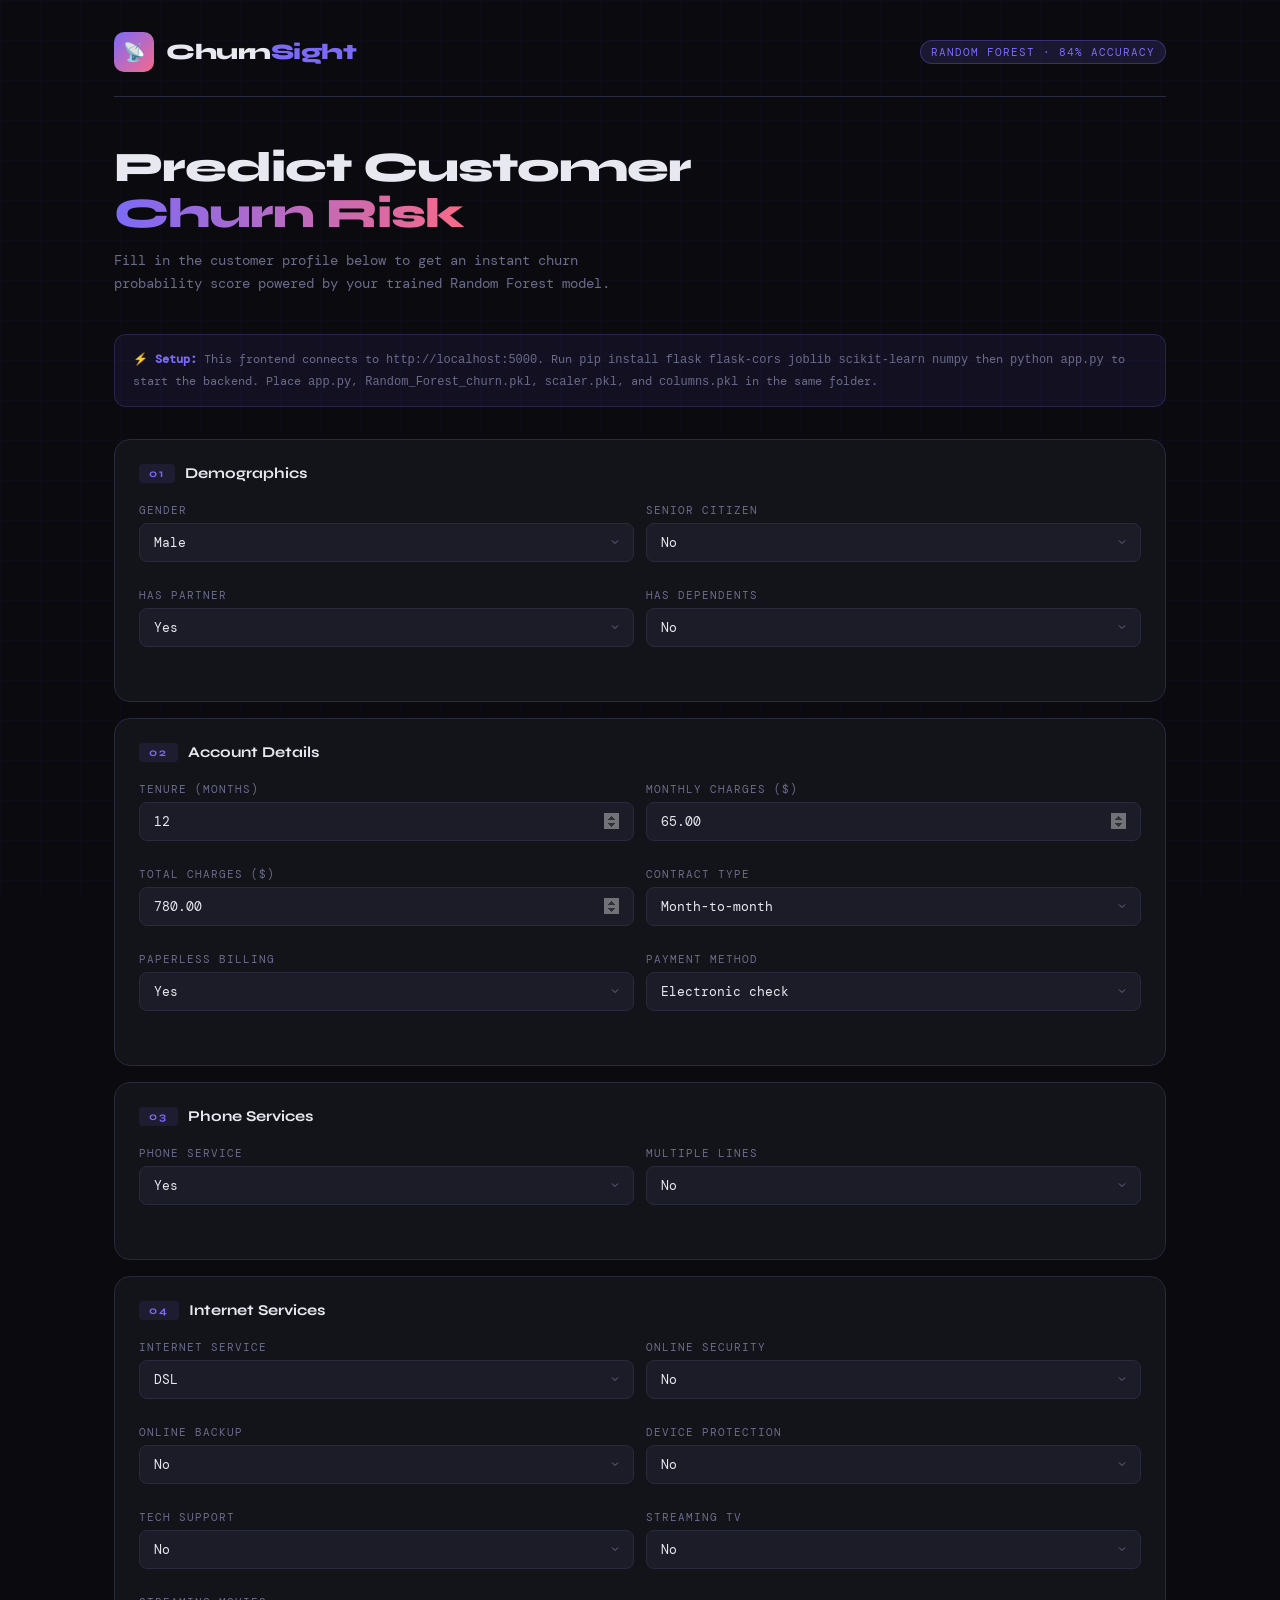
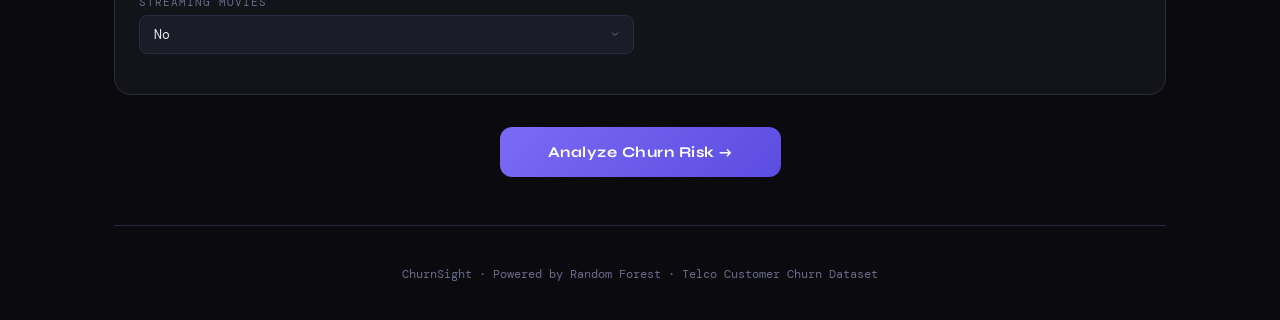
<file: index.html>
<!DOCTYPE html>
<html lang="en">
<head>
<meta charset="UTF-8">
<meta name="viewport" content="width=device-width, initial-scale=1.0">
<title>ChurnSight — Customer Retention Intelligence</title>
<link href="https://fonts.googleapis.com/css2?family=Syne:wght@400;600;700;800&family=DM+Mono:wght@300;400;500&display=swap" rel="stylesheet">
<link rel="stylesheet" href="style.css">
</head>
<body>

<div class="container">
  <header>
    <div class="header-inner">
      <div class="logo">
        <div class="logo-icon">📡</div>
        <div class="logo-text">Churn<span>Sight</span></div>
      </div>
      <div class="badge">Random Forest · 84% Accuracy</div>
    </div>
  </header>

  <div class="page-title">
    <h1>Predict Customer<br><em>Churn Risk</em></h1>
    <p>Fill in the customer profile below to get an instant churn probability score powered by your trained Random Forest model.</p>
  </div>

  <div class="server-note">
    <strong>⚡ Setup:</strong> This frontend connects to <code>http://localhost:5000</code>.
    Run <code>pip install flask flask-cors joblib scikit-learn numpy</code> then <code>python app.py</code> to start the backend.
    Place <code>app.py</code>, <code>Random_Forest_churn.pkl</code>, <code>scaler.pkl</code>, and <code>columns.pkl</code> in the same folder.
  </div>

  <form id="churnForm">

    <!-- Demographics -->
    <div class="form-section">
      <div class="section-header">
        <span class="section-tag">01</span>
        <span class="section-title">Demographics</span>
      </div>
      <div class="form-grid">
        <div class="field">
          <label>Gender</label>
          <select name="gender">
            <option value="Male">Male</option>
            <option value="Female">Female</option>
          </select>
        </div>
        <div class="field">
          <label>Senior Citizen</label>
          <select name="SeniorCitizen">
            <option value="0">No</option>
            <option value="1">Yes</option>
          </select>
        </div>
        <div class="field">
          <label>Has Partner</label>
          <select name="Partner">
            <option value="Yes">Yes</option>
            <option value="No">No</option>
          </select>
        </div>
        <div class="field">
          <label>Has Dependents</label>
          <select name="Dependents">
            <option value="No">No</option>
            <option value="Yes">Yes</option>
          </select>
        </div>
      </div>
    </div>

    <!-- Account Info -->
    <div class="form-section">
      <div class="section-header">
        <span class="section-tag">02</span>
        <span class="section-title">Account Details</span>
      </div>
      <div class="form-grid">
        <div class="field">
          <label>Tenure (months)</label>
          <input type="number" name="tenure" value="12" min="0" max="72" />
        </div>
        <div class="field">
          <label>Monthly Charges ($)</label>
          <input type="number" name="MonthlyCharges" value="65.00" step="0.01" min="0" />
        </div>
        <div class="field">
          <label>Total Charges ($)</label>
          <input type="number" name="TotalCharges" value="780.00" step="0.01" min="0" />
        </div>
        <div class="field">
          <label>Contract Type</label>
          <select name="Contract">
            <option value="Month-to-month">Month-to-month</option>
            <option value="One year">One year</option>
            <option value="Two year">Two year</option>
          </select>
        </div>
        <div class="field">
          <label>Paperless Billing</label>
          <select name="PaperlessBilling">
            <option value="Yes">Yes</option>
            <option value="No">No</option>
          </select>
        </div>
        <div class="field">
          <label>Payment Method</label>
          <select name="PaymentMethod">
            <option value="Electronic check">Electronic check</option>
            <option value="Mailed check">Mailed check</option>
            <option value="Bank transfer (automatic)">Bank transfer (auto)</option>
            <option value="Credit card (automatic)">Credit card (auto)</option>
          </select>
        </div>
      </div>
    </div>

    <!-- Phone Services -->
    <div class="form-section">
      <div class="section-header">
        <span class="section-tag">03</span>
        <span class="section-title">Phone Services</span>
      </div>
      <div class="form-grid">
        <div class="field">
          <label>Phone Service</label>
          <select name="PhoneService">
            <option value="Yes">Yes</option>
            <option value="No">No</option>
          </select>
        </div>
        <div class="field">
          <label>Multiple Lines</label>
          <select name="MultipleLines">
            <option value="No">No</option>
            <option value="Yes">Yes</option>
            <option value="No phone service">No phone service</option>
          </select>
        </div>
      </div>
    </div>

    <!-- Internet Services -->
    <div class="form-section">
      <div class="section-header">
        <span class="section-tag">04</span>
        <span class="section-title">Internet Services</span>
      </div>
      <div class="form-grid">
        <div class="field">
          <label>Internet Service</label>
          <select name="InternetService" id="internetService" onchange="updateInternetDeps()">
            <option value="DSL">DSL</option>
            <option value="Fiber optic">Fiber optic</option>
            <option value="No">No</option>
          </select>
        </div>
        <div class="field">
          <label>Online Security</label>
          <select name="OnlineSecurity" class="internet-dep">
            <option value="No">No</option>
            <option value="Yes">Yes</option>
            <option value="No internet service">No internet service</option>
          </select>
        </div>
        <div class="field">
          <label>Online Backup</label>
          <select name="OnlineBackup" class="internet-dep">
            <option value="No">No</option>
            <option value="Yes">Yes</option>
            <option value="No internet service">No internet service</option>
          </select>
        </div>
        <div class="field">
          <label>Device Protection</label>
          <select name="DeviceProtection" class="internet-dep">
            <option value="No">No</option>
            <option value="Yes">Yes</option>
            <option value="No internet service">No internet service</option>
          </select>
        </div>
        <div class="field">
          <label>Tech Support</label>
          <select name="TechSupport" class="internet-dep">
            <option value="No">No</option>
            <option value="Yes">Yes</option>
            <option value="No internet service">No internet service</option>
          </select>
        </div>
        <div class="field">
          <label>Streaming TV</label>
          <select name="StreamingTV" class="internet-dep">
            <option value="No">No</option>
            <option value="Yes">Yes</option>
            <option value="No internet service">No internet service</option>
          </select>
        </div>
        <div class="field">
          <label>Streaming Movies</label>
          <select name="StreamingMovies" class="internet-dep">
            <option value="No">No</option>
            <option value="Yes">Yes</option>
            <option value="No internet service">No internet service</option>
          </select>
        </div>
      </div>
    </div>

    <div class="submit-wrap">
      <button type="submit" class="btn-predict" id="submitBtn">
        Analyze Churn Risk →
      </button>
    </div>
  </form>

  <!-- Result Panel -->
  <div id="result"></div>

  <footer>
    ChurnSight · Powered by Random Forest · Telco Customer Churn Dataset
  </footer>
</div>

<script src="script.js">
</script>
</body>
</html>
</file>
<file: style.css>
:root {
    --bg: #0a0a0f;
    --surface: #13131a;
    --surface2: #1c1c28;
    --border: #2a2a3d;
    --accent: #7c6af7;
    --accent2: #f76a8a;
    --accent3: #6af7c8;
    --text: #e8e8f0;
    --muted: #6b6b8a;
    --danger: #f76a8a;
    --warning: #f7c36a;
    --success: #6af7a0;
  }

  * { margin: 0; padding: 0; box-sizing: border-box; }

  body {
    background: var(--bg);
    color: var(--text);
    font-family: 'DM Mono', monospace;
    min-height: 100vh;
    overflow-x: hidden;
  }

  /* Animated grid background */
  body::before {
    content: '';
    position: fixed;
    inset: 0;
    background-image:
      linear-gradient(rgba(124,106,247,0.03) 1px, transparent 1px),
      linear-gradient(90deg, rgba(124,106,247,0.03) 1px, transparent 1px);
    background-size: 40px 40px;
    pointer-events: none;
    z-index: 0;
  }

  .container {
    max-width: 1100px;
    margin: 0 auto;
    padding: 0 24px;
    position: relative;
    z-index: 1;
  }

  /* Header */
  header {
    padding: 32px 0 24px;
    border-bottom: 1px solid var(--border);
    margin-bottom: 48px;
  }

  .header-inner {
    display: flex;
    align-items: center;
    justify-content: space-between;
  }

  .logo {
    display: flex;
    align-items: center;
    gap: 12px;
  }

  .logo-icon {
    width: 40px;
    height: 40px;
    background: linear-gradient(135deg, var(--accent), var(--accent2));
    border-radius: 10px;
    display: flex;
    align-items: center;
    justify-content: center;
    font-size: 18px;
  }

  .logo-text {
    font-family: 'Syne', sans-serif;
    font-weight: 800;
    font-size: 22px;
    letter-spacing: -0.5px;
  }

  .logo-text span {
    color: var(--accent);
  }

  .badge {
    background: rgba(124,106,247,0.15);
    border: 1px solid rgba(124,106,247,0.3);
    color: var(--accent);
    font-size: 11px;
    padding: 4px 10px;
    border-radius: 20px;
    letter-spacing: 1px;
    text-transform: uppercase;
  }

  /* Page title */
  .page-title {
    margin-bottom: 40px;
  }

  .page-title h1 {
    font-family: 'Syne', sans-serif;
    font-weight: 800;
    font-size: clamp(28px, 4vw, 42px);
    line-height: 1.1;
    letter-spacing: -1px;
    margin-bottom: 12px;
  }

  .page-title h1 em {
    font-style: normal;
    background: linear-gradient(90deg, var(--accent), var(--accent2));
    -webkit-background-clip: text;
    -webkit-text-fill-color: transparent;
    background-clip: text;
  }

  .page-title p {
    color: var(--muted);
    font-size: 14px;
    max-width: 500px;
    line-height: 1.6;
  }

  /* Form layout */
  .form-grid {
    display: grid;
    grid-template-columns: 1fr 1fr;
    gap: 12px;
    margin-bottom: 16px;
  }

  @media (max-width: 680px) {
    .form-grid { grid-template-columns: 1fr; }
  }

  .form-section {
    background: var(--surface);
    border: 1px solid var(--border);
    border-radius: 16px;
    padding: 24px;
    margin-bottom: 16px;
    transition: border-color 0.2s;
  }

  .form-section:hover {
    border-color: rgba(124,106,247,0.3);
  }

  .section-header {
    display: flex;
    align-items: center;
    gap: 10px;
    margin-bottom: 20px;
  }

  .section-tag {
    font-family: 'Syne', sans-serif;
    font-size: 11px;
    font-weight: 700;
    letter-spacing: 2px;
    text-transform: uppercase;
    color: var(--accent);
    background: rgba(124,106,247,0.1);
    padding: 3px 10px;
    border-radius: 4px;
  }

  .section-title {
    font-family: 'Syne', sans-serif;
    font-weight: 700;
    font-size: 15px;
    color: var(--text);
  }

  /* Form fields */
  .field {
    margin-bottom: 14px;
  }

  .field:last-child { margin-bottom: 0; }

  label {
    display: block;
    font-size: 11px;
    letter-spacing: 1px;
    text-transform: uppercase;
    color: var(--muted);
    margin-bottom: 6px;
  }

  input[type="number"],
  select {
    width: 100%;
    background: var(--surface2);
    border: 1px solid var(--border);
    color: var(--text);
    font-family: 'DM Mono', monospace;
    font-size: 13px;
    padding: 10px 14px;
    border-radius: 8px;
    outline: none;
    transition: border-color 0.2s, box-shadow 0.2s;
    -webkit-appearance: none;
    appearance: none;
  }

  select {
    background-image: url("data:image/svg+xml,%3Csvg xmlns='http://www.w3.org/2000/svg' width='12' height='12' viewBox='0 0 24 24' fill='none' stroke='%236b6b8a' stroke-width='2'%3E%3Cpolyline points='6 9 12 15 18 9'%3E%3C/polyline%3E%3C/svg%3E");
    background-repeat: no-repeat;
    background-position: right 12px center;
    padding-right: 36px;
    cursor: pointer;
  }

  select option { background: var(--surface2); }

  input[type="number"]:focus,
  select:focus {
    border-color: var(--accent);
    box-shadow: 0 0 0 3px rgba(124,106,247,0.15);
  }

  input[type="number"]::-webkit-inner-spin-button { opacity: 0.4; }

  /* Submit button */
  .submit-wrap {
    text-align: center;
    margin: 32px 0;
  }

  .btn-predict {
    background: linear-gradient(135deg, var(--accent), #5b4de0);
    color: #fff;
    font-family: 'Syne', sans-serif;
    font-weight: 700;
    font-size: 15px;
    letter-spacing: 0.5px;
    padding: 16px 48px;
    border: none;
    border-radius: 12px;
    cursor: pointer;
    transition: all 0.2s;
    position: relative;
    overflow: hidden;
  }

  .btn-predict::before {
    content: '';
    position: absolute;
    inset: 0;
    background: linear-gradient(135deg, rgba(255,255,255,0.1), transparent);
    opacity: 0;
    transition: opacity 0.2s;
  }

  .btn-predict:hover { transform: translateY(-2px); box-shadow: 0 8px 32px rgba(124,106,247,0.4); }
  .btn-predict:hover::before { opacity: 1; }
  .btn-predict:active { transform: translateY(0); }
  .btn-predict:disabled { opacity: 0.5; cursor: not-allowed; transform: none; }

  /* Result panel */
  #result {
    display: none;
    background: var(--surface);
    border: 1px solid var(--border);
    border-radius: 20px;
    padding: 32px;
    margin-top: 16px;
    animation: slideUp 0.4s ease;
  }

  #result.visible { display: block; }

  @keyframes slideUp {
    from { opacity: 0; transform: translateY(20px); }
    to { opacity: 1; transform: translateY(0); }
  }

  .result-header {
    display: flex;
    align-items: flex-start;
    justify-content: space-between;
    gap: 16px;
    margin-bottom: 28px;
    flex-wrap: wrap;
  }

  .result-verdict {
    font-family: 'Syne', sans-serif;
    font-weight: 800;
    font-size: clamp(24px, 4vw, 36px);
    line-height: 1.1;
    letter-spacing: -0.5px;
  }

  .result-verdict.churn { color: var(--danger); }
  .result-verdict.stay { color: var(--success); }

  .risk-badge {
    font-family: 'Syne', sans-serif;
    font-size: 12px;
    font-weight: 700;
    letter-spacing: 2px;
    text-transform: uppercase;
    padding: 6px 16px;
    border-radius: 20px;
  }

  .risk-high { background: rgba(247,106,138,0.15); color: var(--danger); border: 1px solid rgba(247,106,138,0.3); }
  .risk-medium { background: rgba(247,195,106,0.15); color: var(--warning); border: 1px solid rgba(247,195,106,0.3); }
  .risk-low { background: rgba(106,247,160,0.15); color: var(--success); border: 1px solid rgba(106,247,160,0.3); }

  /* Probability bar */
  .prob-row {
    display: flex;
    gap: 12px;
    align-items: center;
    margin-bottom: 8px;
  }

  .prob-label {
    font-size: 11px;
    letter-spacing: 1px;
    text-transform: uppercase;
    color: var(--muted);
    min-width: 60px;
  }

  .prob-bar-wrap {
    flex: 1;
    height: 8px;
    background: var(--surface2);
    border-radius: 4px;
    overflow: hidden;
  }

  .prob-bar {
    height: 100%;
    border-radius: 4px;
    transition: width 1s cubic-bezier(0.4, 0, 0.2, 1);
    width: 0%;
  }

  .prob-bar.churn { background: linear-gradient(90deg, var(--danger), #ff4d88); }
  .prob-bar.stay { background: linear-gradient(90deg, var(--success), #00e676); }

  .prob-val {
    font-family: 'Syne', sans-serif;
    font-weight: 700;
    font-size: 15px;
    min-width: 46px;
    text-align: right;
  }

  .prob-val.churn { color: var(--danger); }
  .prob-val.stay { color: var(--success); }

  /* Stats row */
  .stats-row {
    display: grid;
    grid-template-columns: repeat(3, 1fr);
    gap: 12px;
    margin-top: 24px;
    padding-top: 24px;
    border-top: 1px solid var(--border);
  }

  @media (max-width: 500px) { .stats-row { grid-template-columns: 1fr; } }

  .stat-card {
    background: var(--surface2);
    border-radius: 12px;
    padding: 16px;
    text-align: center;
  }

  .stat-label {
    font-size: 10px;
    letter-spacing: 1.5px;
    text-transform: uppercase;
    color: var(--muted);
    margin-bottom: 6px;
  }

  .stat-value {
    font-family: 'Syne', sans-serif;
    font-weight: 800;
    font-size: 22px;
  }

  /* Error state */
  .error-msg {
    background: rgba(247,106,138,0.1);
    border: 1px solid rgba(247,106,138,0.3);
    color: var(--danger);
    padding: 14px 18px;
    border-radius: 10px;
    font-size: 13px;
    margin-top: 16px;
  }

  /* Loading spinner */
  .spinner {
    display: inline-block;
    width: 16px;
    height: 16px;
    border: 2px solid rgba(255,255,255,0.3);
    border-top-color: #fff;
    border-radius: 50%;
    animation: spin 0.7s linear infinite;
    vertical-align: middle;
    margin-right: 8px;
  }

  @keyframes spin { to { transform: rotate(360deg); } }

  /* Server note */
  .server-note {
    background: rgba(124,106,247,0.08);
    border: 1px solid rgba(124,106,247,0.2);
    border-radius: 12px;
    padding: 14px 18px;
    margin-bottom: 32px;
    font-size: 12px;
    color: var(--muted);
    line-height: 1.7;
  }

  .server-note strong { color: var(--accent); }

  footer {
    text-align: center;
    padding: 40px 0;
    color: var(--muted);
    font-size: 12px;
    border-top: 1px solid var(--border);
    margin-top: 48px;
  }
</file>
